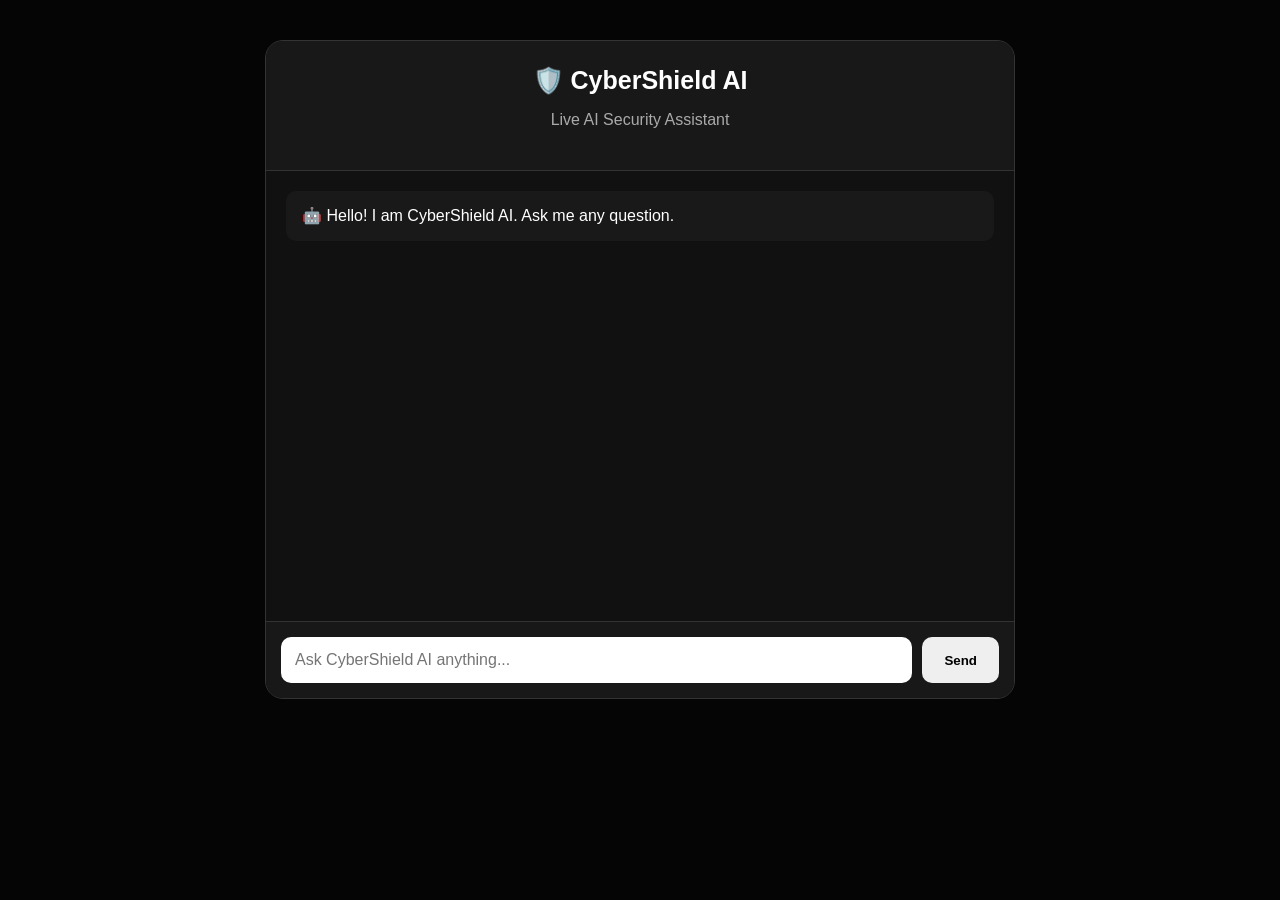
<file: templates/chat.html>
<!DOCTYPE html>
<html lang="en">

<head>
    <meta charset="UTF-8">
    <meta name="viewport" content="width=device-width, initial-scale=1.0">

    <title>CyberShield AI - Live Chat</title>

    <style>
        * {
            box-sizing: border-box;
        }

        body {
            margin: 0;
            font-family: Arial, sans-serif;
            background: #050505;
            color: white;
        }

        .chat-container {
            width: 90%;
            max-width: 750px;
            margin: 40px auto;
            background: #111;
            border: 1px solid #333;
            border-radius: 18px;
            overflow: hidden;
        }

        .chat-header {
            padding: 25px;
            text-align: center;
            background: #181818;
            border-bottom: 1px solid #333;
        }

        .chat-header h1 {
            margin: 0;
            font-size: 25px;
        }

        .chat-header p {
            color: #aaa;
        }

        .messages {
            height: 450px;
            padding: 20px;
            overflow-y: auto;
        }

        .message {
            margin-bottom: 12px;
            padding: 13px 16px;
            border-radius: 10px;
            background: #222;
            line-height: 1.5;
            word-wrap: break-word;
        }

        .user-message {
            background: #252525;
        }

        .bot-message {
            background: #191919;
        }

        .typing {
            color: #aaa;
            font-style: italic;
        }

        .input-area {
            display: flex;
            gap: 10px;
            padding: 15px;
            background: #181818;
            border-top: 1px solid #333;
        }

        #messageInput {
            flex: 1;
            padding: 14px;
            border: none;
            border-radius: 10px;
            outline: none;
            font-size: 16px;
        }

        #sendButton {
            padding: 14px 22px;
            border: none;
            border-radius: 10px;
            cursor: pointer;
            font-weight: bold;
        }

        #sendButton:disabled {
            opacity: 0.5;
        }

        @media (max-width: 600px) {

            .chat-container {
                width: 95%;
                margin: 20px auto;
            }

            .input-area {
                flex-direction: column;
            }

            #sendButton {
                width: 100%;
            }
        }
    </style>
</head>

<body>

    <div class="chat-container">

        <div class="chat-header">

            <h1>🛡️ CyberShield AI</h1>

            <p>Live AI Security Assistant</p>

        </div>


        <div class="messages" id="messages">

            <div class="message bot-message">
                🤖 Hello! I am CyberShield AI.
                Ask me any question.
            </div>

        </div>


        <div class="input-area">

            <input
                type="text"
                id="messageInput"
                placeholder="Ask CyberShield AI anything..."
            >

            <button
                type="button"
                id="sendButton"
            >
                Send
            </button>

        </div>

    </div>


    <script>

        const input =
            document.getElementById("messageInput");

        const sendButton =
            document.getElementById("sendButton");

        const messages =
            document.getElementById("messages");


        function addMessage(text, type) {

            const message =
                document.createElement("div");

            message.className =
                "message " + type;

            message.textContent = text;

            messages.appendChild(message);

            messages.scrollTop =
                messages.scrollHeight;
        }


        async function sendMessage() {

            const text =
                input.value.trim();

            if (text === "") {
                return;
            }


            addMessage(
                "👤 " + text,
                "user-message"
            );


            input.value = "";

            sendButton.disabled = true;


            const typing =
                document.createElement("div");

            typing.className =
                "message bot-message typing";

            typing.id = "typing";

            typing.textContent =
                "🤖 CyberShield AI is thinking...";

            messages.appendChild(typing);


            try {

                const response =
                    await fetch("/chat_api", {

                        method: "POST",

                        headers: {
                            "Content-Type":
                                "application/json"
                        },

                        body: JSON.stringify({
                            message: text
                        })

                    });


                const data =
                    await response.json();


                const oldTyping =
                    document.getElementById("typing");

                if (oldTyping) {
                    oldTyping.remove();
                }


                if (data.success) {

                    addMessage(
                        "🤖 " + data.reply,
                        "bot-message"
                    );

                } else {

                    addMessage(
                        "⚠️ " + data.reply,
                        "bot-message"
                    );

                }

            } catch (error) {

                const oldTyping =
                    document.getElementById("typing");

                if (oldTyping) {
                    oldTyping.remove();
                }

                addMessage(
                    "⚠️ AI server connection failed.",
                    "bot-message"
                );
            }


            sendButton.disabled = false;

            input.focus();
        }


        sendButton.addEventListener(
            "click",
            sendMessage
        );


        input.addEventListener(
            "keydown",
            function(event) {

                if (event.key === "Enter") {

                    sendMessage();

                }

            }
        );

    </script>

</body>

</html>
</file>
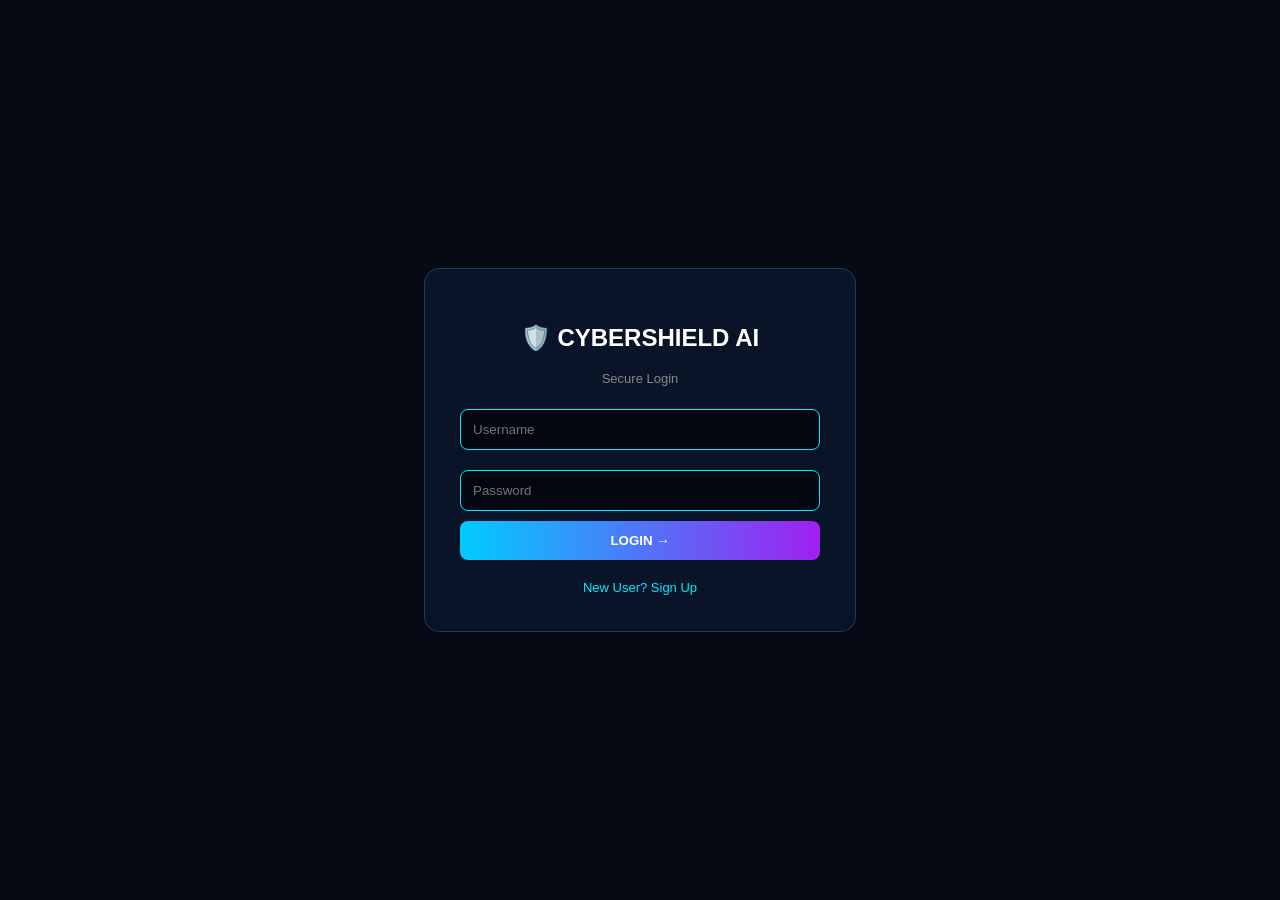
<file: templates/signin.html>
<!DOCTYPE html><html><head><style>body{background:#050a14;color:#fff;font-family:sans-serif;display:flex;align-items:center;justify-content:center;height:100vh;margin:0}.box{background:#0a1428;border:1px solid #1e3a5f;border-radius:15px;padding:35px;width:360px;text-align:center}input{width:100%;padding:12px;margin:10px 0;background:#020610;border:1px solid #00eaff;border-radius:8px;color:#fff;box-sizing:border-box}button{width:100%;padding:12px;background:linear-gradient(90deg,#00ccff,#a020f0);border:none;border-radius:8px;color:#fff;font-weight:bold;cursor:pointer}a{color:#00eaff;text-decoration:none;font-size:13px}</style></head><body><div class="box"><h2>🛡️ CYBERSHIELD AI</h2><p style="color:#888;font-size:13px">Secure Login</p><form method="POST"><input type="text" name="username" placeholder="Username" required><input type="password" name="password" placeholder="Password" required><button>LOGIN →</button></form><br><a href="/signup">New User? Sign Up</a></div></body></html>
</file>
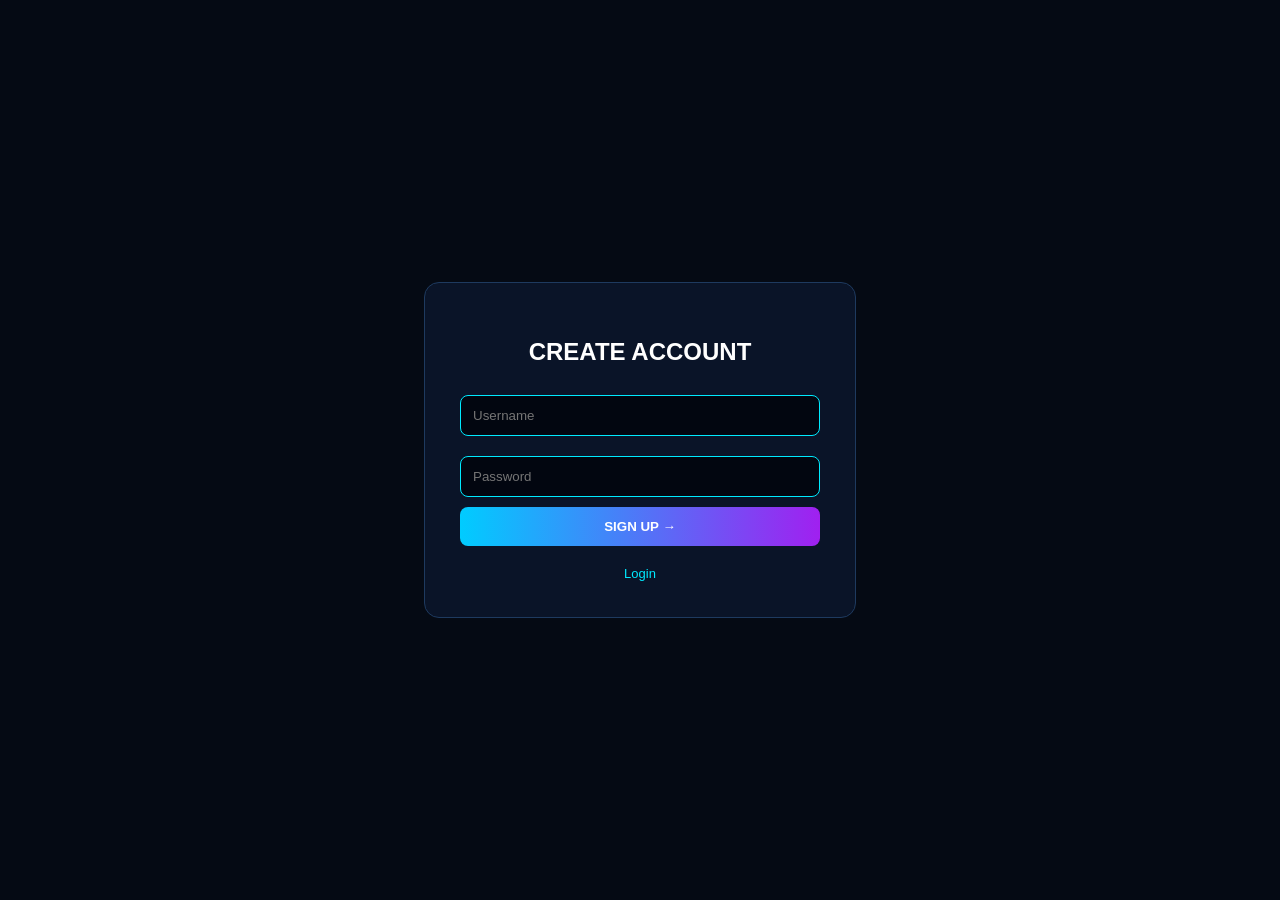
<file: templates/signup.html>
<!DOCTYPE html><html><head><style>body{background:#050a14;color:#fff;font-family:sans-serif;display:flex;align-items:center;justify-content:center;height:100vh;margin:0}.box{background:#0a1428;border:1px solid #1e3a5f;border-radius:15px;padding:35px;width:360px;text-align:center}input{width:100%;padding:12px;margin:10px 0;background:#020610;border:1px solid #00eaff;border-radius:8px;color:#fff;box-sizing:border-box}button{width:100%;padding:12px;background:linear-gradient(90deg,#00ccff,#a020f0);border:none;border-radius:8px;color:#fff;font-weight:bold;cursor:pointer}a{color:#00eaff;text-decoration:none;font-size:13px}</style></head><body><div class="box"><h2>CREATE ACCOUNT</h2><form method="POST"><input type="text" name="username" placeholder="Username" required><input type="password" name="password" placeholder="Password" required><button>SIGN UP →</button></form><br><a href="/signin">Login</a></div></body></html>
</file>
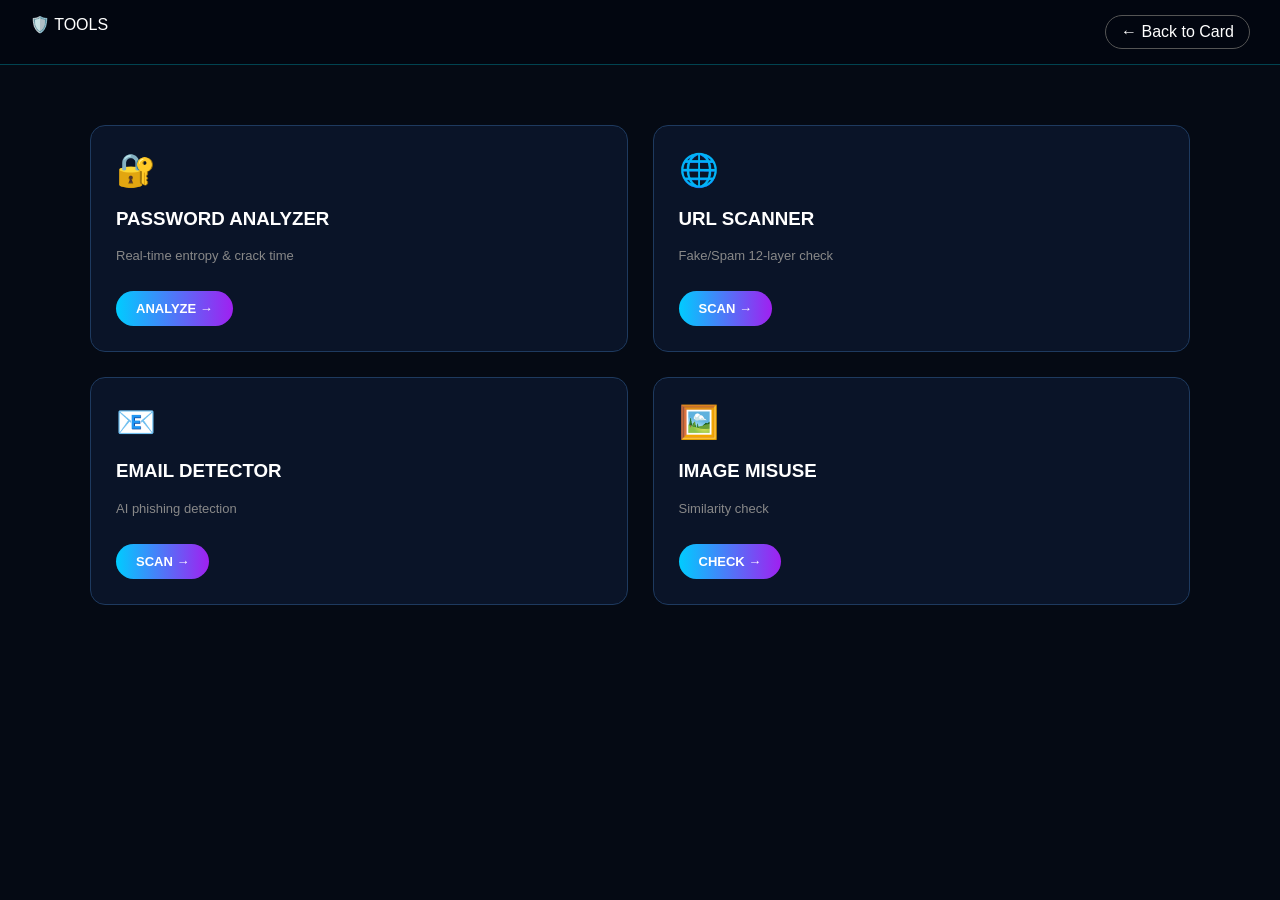
<file: templates/tools.html>
<!DOCTYPE html><html><head><style>body{background:#050a14;color:#fff;font-family:sans-serif;margin:0}nav{padding:15px 30px;background:#020610;display:flex;justify-content:space-between;border-bottom:1px solid #00eaff44}.grid{max-width:1100px;margin:40px auto;display:grid;grid-template-columns:1fr 1fr;gap:25px;padding:20px}.card{background:#0a1428;border:1px solid #1e3a5f;border-radius:15px;padding:25px}.card a{display:inline-block;margin-top:15px;padding:10px 20px;background:linear-gradient(90deg,#00ccff,#a020f0);border-radius:20px;color:#fff;text-decoration:none;font-weight:bold;font-size:13px}</style></head><body><nav><div>🛡️ TOOLS</div><a href="/" style="color:#fff;text-decoration:none;border:1px solid #555;padding:7px 15px;border-radius:20px">← Back to Card</a></nav><div class="grid"><div class="card"><div style="font-size:32px">🔐</div><h3>PASSWORD ANALYZER</h3><p style="color:#888;font-size:13px">Real-time entropy & crack time</p><a href="/password_scanner">ANALYZE →</a></div><div class="card"><div style="font-size:32px">🌐</div><h3>URL SCANNER</h3><p style="color:#888;font-size:13px">Fake/Spam 12-layer check</p><a href="/url_scanner">SCAN →</a></div><div class="card"><div style="font-size:32px">📧</div><h3>EMAIL DETECTOR</h3><p style="color:#888;font-size:13px">AI phishing detection</p><a href="/email_scanner">SCAN →</a></div><div class="card"><div style="font-size:32px">🖼️</div><h3>IMAGE MISUSE</h3><p style="color:#888;font-size:13px">Similarity check</p><a href="/misuse_scanner">CHECK →</a></div></div></body></html>
</file>
